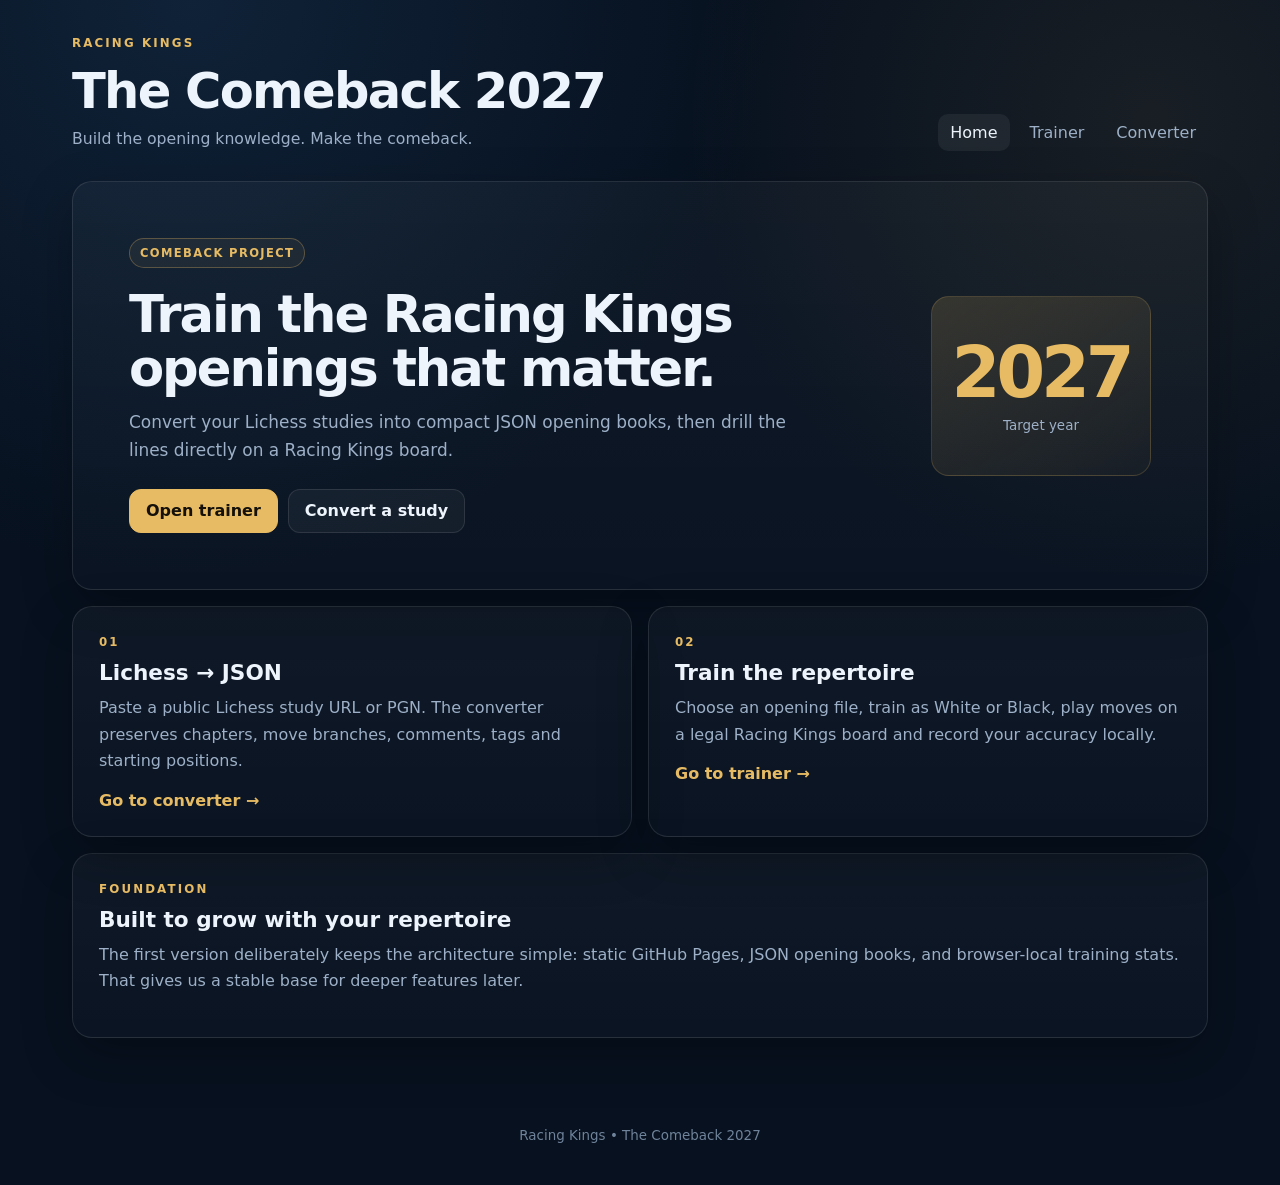
<file: index.html>
<!doctype html>
<html lang="en">
<head>
  <meta charset="utf-8">
  <meta name="viewport" content="width=device-width, initial-scale=1">
  <title>The Comeback 2027 — Racing Kings Training</title>
  <link rel="stylesheet" href="assets/style.css">
</head>
<body>
  <header class="site-header">
    <div>
      <p class="eyebrow">RACING KINGS</p>
      <h1>The Comeback 2027</h1>
      <p class="tagline">Build the opening knowledge. Make the comeback.</p>
    </div>
    <nav>
      <a class="nav-link active" href="index.html">Home</a>
      <a class="nav-link" href="trainer.html">Trainer</a>
      <a class="nav-link" href="converter.html">Converter</a>
    </nav>
  </header>

  <main class="container">
    <section class="hero card">
      <div>
        <span class="badge">COMEBACK PROJECT</span>
        <h2>Train the Racing Kings openings that matter.</h2>
        <p>Convert your Lichess studies into compact JSON opening books, then drill the lines directly on a Racing Kings board.</p>
        <div class="button-row">
          <a class="button primary" href="trainer.html">Open trainer</a>
          <a class="button secondary" href="converter.html">Convert a study</a>
        </div>
      </div>
      <div class="hero-stat">
        <strong>2027</strong>
        <span>Target year</span>
      </div>
    </section>

    <section class="grid two">
      <article class="card">
        <p class="eyebrow">01</p>
        <h3>Lichess → JSON</h3>
        <p>Paste a public Lichess study URL or PGN. The converter preserves chapters, move branches, comments, tags and starting positions.</p>
        <a class="text-link" href="converter.html">Go to converter →</a>
      </article>
      <article class="card">
        <p class="eyebrow">02</p>
        <h3>Train the repertoire</h3>
        <p>Choose an opening file, train as White or Black, play moves on a legal Racing Kings board and record your accuracy locally.</p>
        <a class="text-link" href="trainer.html">Go to trainer →</a>
      </article>
    </section>

    <section class="card roadmap">
      <p class="eyebrow">FOUNDATION</p>
      <h3>Built to grow with your repertoire</h3>
      <p>The first version deliberately keeps the architecture simple: static GitHub Pages, JSON opening books, and browser-local training stats. That gives us a stable base for deeper features later.</p>
    </section>
  </main>

  <footer>Racing Kings • The Comeback 2027</footer>
</body>
</html>
</file>
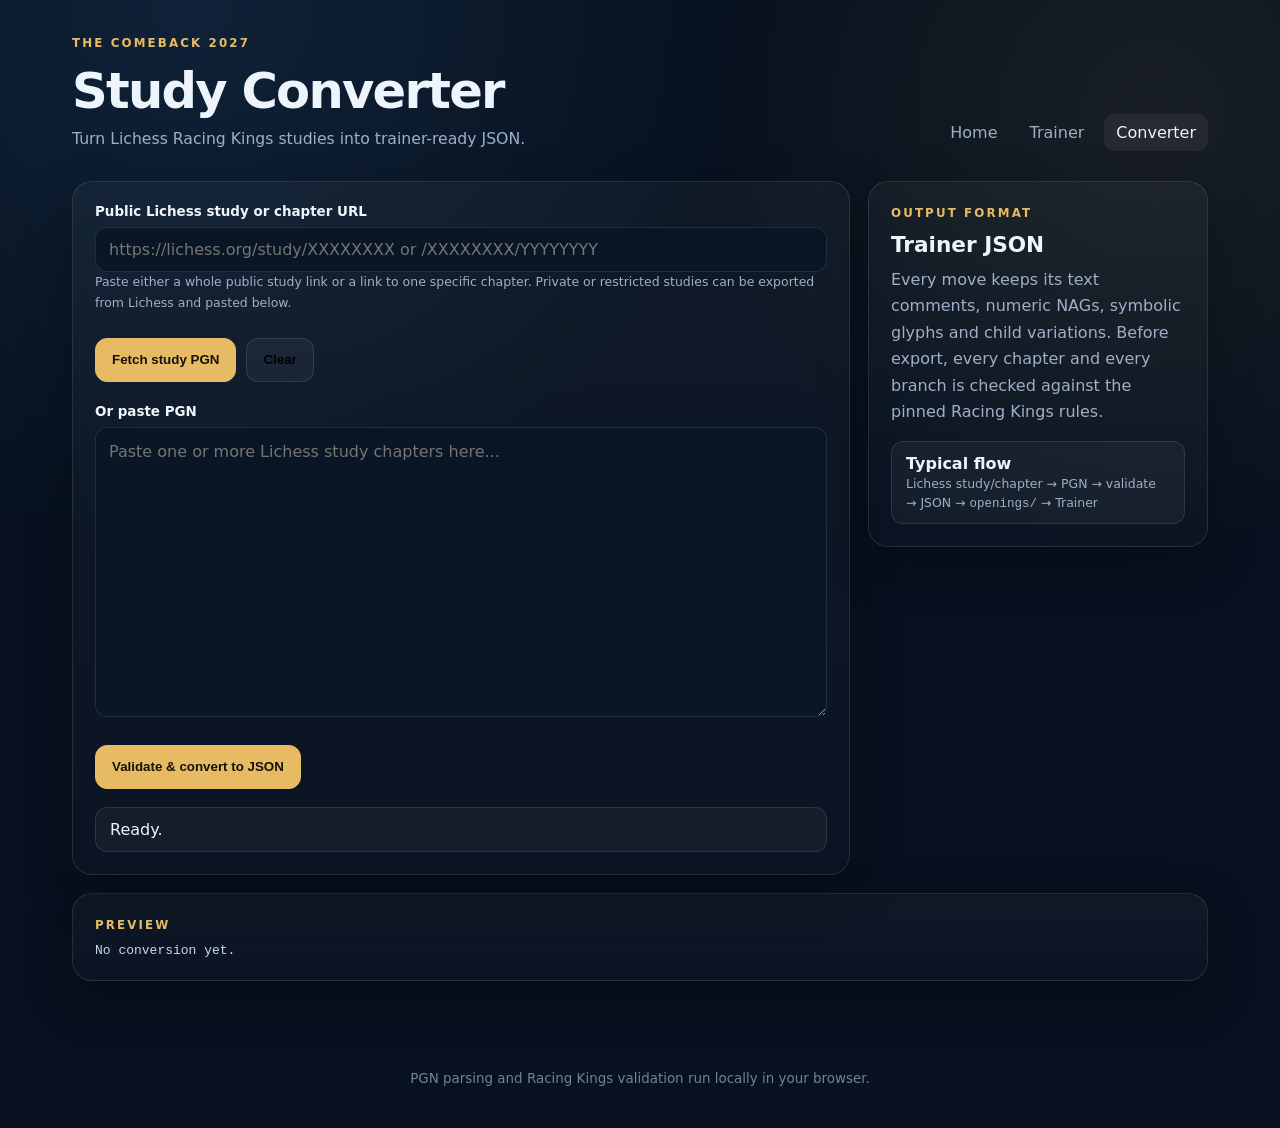
<file: converter.html>
<!doctype html>
<html lang="en">
<head>
<meta charset="utf-8">
<meta name="viewport" content="width=device-width, initial-scale=1">
<meta name="description" content="Convert Racing Kings Lichess studies and PGN into trainer-ready JSON.">
<title>Study Converter — The Comeback 2027</title>
<link rel="stylesheet" href="assets/style.css">
</head>
<body>
<header class="site-header">
  <div><p class="eyebrow">THE COMEBACK 2027</p><h1>Study Converter</h1><p class="tagline">Turn Lichess Racing Kings studies into trainer-ready JSON.</p></div>
  <nav aria-label="Primary navigation"><a class="nav-link" href="index.html">Home</a><a class="nav-link" href="trainer.html">Trainer</a><a class="nav-link active" href="converter.html" aria-current="page">Converter</a></nav>
</header>

<main class="container">
  <section class="tool-layout">
    <div class="card panel">
      <div class="field">
        <label for="study-url">Public Lichess study or chapter URL</label>
        <input id="study-url" inputmode="url" placeholder="https://lichess.org/study/XXXXXXXX or /XXXXXXXX/YYYYYYYY" autocomplete="off">
        <p class="small">Paste either a whole public study link or a link to one specific chapter. Private or restricted studies can be exported from Lichess and pasted below.</p>
      </div>
      <div class="button-row">
        <button class="button primary" id="fetch-study" type="button">Fetch study PGN</button>
        <button class="button secondary" id="clear-all" type="button">Clear</button>
      </div>
      <div class="field" style="margin-top:22px">
        <label for="pgn-input">Or paste PGN</label>
        <textarea id="pgn-input" spellcheck="false" placeholder="Paste one or more Lichess study chapters here..."></textarea>
      </div>
      <div class="button-row">
        <button class="button primary" id="convert" type="button">Validate &amp; convert to JSON</button>
      </div>
      <div id="status" class="notice" style="margin-top:18px" role="status">Ready.</div>
    </div>

    <aside class="card panel">
      <p class="eyebrow">OUTPUT FORMAT</p>
      <h3>Trainer JSON</h3>
      <p>Every move keeps its text comments, numeric NAGs, symbolic glyphs and child variations. Before export, every chapter and every branch is checked against the pinned Racing Kings rules.</p>
      <div class="notice"><strong>Typical flow</strong><br><span class="small">Lichess study/chapter → PGN → validate → JSON → <code>openings/</code> → Trainer</span></div>
      <a class="button secondary download" id="download" style="display:none">Download JSON</a>
    </aside>
  </section>

  <section class="card panel" style="margin-top:18px">
    <p class="eyebrow">PREVIEW</p>
    <pre id="preview" style="margin:0;white-space:pre-wrap;overflow:auto;color:#cbd7e6">No conversion yet.</pre>
  </section>
</main>
<footer>PGN parsing and Racing Kings validation run locally in your browser.</footer>

<script type="module">
import { validateRacingKingsOpening } from './assets/racingKings.js';

const $ = id => document.getElementById(id);
const status = $('status');
let currentBlobUrl = null;

function setStatus(message, kind = '') {
  status.className = `notice ${kind}`;
  status.textContent = message;
}

function unescapeTagValue(value) {
  return value.replace(/\\"/g, '"').replace(/\\\\/g, '\\');
}

function parseTags(text) {
  const tags = {};
  for (const match of text.matchAll(/^\s*\[([^\s]+)\s+"((?:\\.|[^"\\])*)"\]\s*$/gm)) {
    tags[match[1]] = unescapeTagValue(match[2]);
  }
  return tags;
}

function splitGames(pgn) {
  const text = pgn.replace(/^\uFEFF/, '').replace(/\r\n?/g, '\n').trim();
  if (!text) return [];
  const lines = text.split('\n');
  const boundaries = [0];
  let offset = 0;
  let sawMovetext = false;
  for (const line of lines) {
    if (/^\s*\[[^\s\]]+\s+"/.test(line)) {
      if (sawMovetext) boundaries.push(offset);
    } else if (line.trim() && !/^\s*[%#]/.test(line) && !/^\s*\[/.test(line)) {
      sawMovetext = true;
    }
    offset += line.length + 1;
  }
  return boundaries.map((start, i) => text.slice(start, boundaries[i + 1] ?? text.length).trim()).filter(Boolean);
}

function stripHeaderLines(text) {
  return text.replace(/^\s*\[[^\n]*\]\s*$/gm, '').replace(/^\s*%.*$/gm, '').trim();
}

function classifyWord(word) {
  if (/^(?:1-0|0-1|1\/2-1\/2|\*)$/.test(word)) return { type: 'result', value: word };
  return { type: 'move', value: word };
}

function tokenizeMovetext(text) {
  const tokens = [];
  let i = 0;
  while (i < text.length) {
    const ch = text[i];
    if (/\s/.test(ch)) { i++; continue; }
    if (ch === '{') {
      const end = text.indexOf('}', i + 1);
      if (end === -1) throw new Error('Unclosed PGN comment.');
      tokens.push({ type: 'comment', value: text.slice(i + 1, end).trim() });
      i = end + 1;
      continue;
    }
    if (ch === ';') {
      const end = text.indexOf('\n', i + 1);
      const e = end === -1 ? text.length : end;
      tokens.push({ type: 'comment', value: text.slice(i + 1, e).trim() });
      i = e;
      continue;
    }
    if (ch === '(' || ch === ')') { tokens.push({ type: ch }); i++; continue; }
    if (ch === '$') {
      const m = text.slice(i).match(/^\$\d+/);
      if (m) {
        tokens.push({ type: 'nag', value: Number(m[0].slice(1)) });
        i += m[0].length;
        continue;
      }
    }
    let j = i;
    while (j < text.length && !/[\s(){};$]/.test(text[j])) j++;
    const word = text.slice(i, j);
    if (/^\d+\.(?:\.\.)?$/.test(word) || /^\.\.\.$/.test(word)) { i = j; continue; }
    const attachedMoveNumber = word.match(/^\d+\.(?:\.\.)?(.*)$/);
    if (attachedMoveNumber && attachedMoveNumber[1]) tokens.push(classifyWord(attachedMoveNumber[1]));
    else tokens.push(classifyWord(word));
    i = j;
  }
  return tokens;
}

function normalizeSan(raw) {
  let san = String(raw).trim();
  const glyphs = [];
  san = san.replace(/(!!|\?\?|!\?|\?!|!|\?)+$/g, match => {
    glyphs.push(...(match.match(/!!|\?\?|!\?|\?!|!|\?/g) || []));
    return '';
  });
  return { san, glyphs };
}

function parseTree(movetext) {
  const root = { children: [] };
  let current = root;
  const stack = [];
  let pendingNags = [];

  for (const token of tokenizeMovetext(movetext)) {
    if (token.type === '(') {
      const branchPoint = current === root ? root : (current.parent || root);
      stack.push({ returnTo: current });
      current = branchPoint;
      continue;
    }
    if (token.type === ')') {
      current = stack.pop()?.returnTo || root;
      continue;
    }
    if (token.type === 'comment') {
      current.comments ||= [];
      if (token.value) current.comments.push(token.value);
      continue;
    }
    if (token.type === 'nag') {
      pendingNags.push(token.value);
      continue;
    }
    if (token.type === 'result') continue;
    if (token.type === 'move') {
      const normalized = normalizeSan(token.value);
      const node = {
        san: normalized.san,
        comments: [],
        nags: [...pendingNags],
        glyphs: normalized.glyphs,
        children: [],
        parent: current
      };
      pendingNags = [];
      current.children.push(node);
      current = node;
    }
  }

  if (stack.length) throw new Error('Unclosed PGN variation.');

  function clean(node) {
    return {
      san: node.san,
      comments: Array.isArray(node.comments) ? [...node.comments] : [],
      nags: Array.isArray(node.nags) ? [...node.nags] : [],
      glyphs: Array.isArray(node.glyphs) ? [...node.glyphs] : [],
      children: Array.isArray(node.children) ? node.children.map(clean) : []
    };
  }
  return root.children.map(clean);
}

function countLines(nodes) {
  let count = 0;
  const walk = list => (list || []).forEach(node => {
    if (!node.children?.length) count++;
    else walk(node.children);
  });
  walk(nodes);
  return count;
}

function convertPgn(pgn) {
  const games = splitGames(pgn);
  if (!games.length) throw new Error('No PGN was found.');

  const chapters = games.map((gameText, index) => {
    const tags = parseTags(gameText);
    const variantValue = String(tags.Variant || tags.variant || '').trim();
    if (variantValue && !/racing\s*kings/i.test(variantValue)) {
      throw new Error(`Chapter ${index + 1} is not Racing Kings (Variant: ${variantValue}).`);
    }
    const moves = parseTree(stripHeaderLines(gameText));
    if (!moves.length) throw new Error(`Chapter ${index + 1} contains no moves.`);
    return {
      id: tags.ChapterId || tags.ChapterID || `chapter-${index + 1}`,
      name: tags.ChapterName || tags.Title || tags.Event || `Chapter ${index + 1}`,
      tags,
      startingFen: tags.FEN || null,
      orientation: tags.Orientation || null,
      moves
    };
  });

  const raw = {
    schemaVersion: 1,
    app: 'The Comeback 2027',
    variant: 'racingKings',
    convertedAt: new Date().toISOString(),
    source: 'Lichess study PGN',
    chapters
  };

  return validateRacingKingsOpening(raw);
}

$('fetch-study').addEventListener('click', async () => {
  const url = $('study-url').value.trim();
  const match = url.match(/(?:https?:\/\/)?(?:www\.)?lichess\.org\/study\/([A-Za-z0-9]{6,16})(?:\/([A-Za-z0-9]{6,16}))?(?:[/?#].*)?$/i);
  if (!match) { setStatus('Enter a valid public Lichess study or chapter URL.', 'bad'); return; }
  const studyId = match[1];
  const chapterId = match[2] || null;
  try {
    setStatus(chapterId ? 'Fetching the selected study chapter PGN…' : 'Fetching the study PGN…');
    const endpoint = chapterId
      ? `https://lichess.org/api/study/${studyId}/${chapterId}.pgn?comments=true&variations=true&clocks=true`
      : `https://lichess.org/study/${studyId}.pgn?comments=true&variations=true&clocks=true`;
    const response = await fetch(endpoint, { headers: { Accept: 'application/x-chess-pgn' } });
    if (!response.ok) throw new Error(`Lichess returned HTTP ${response.status}.`);
    const pgn = await response.text();
    if (!pgn.trim()) throw new Error('The study returned an empty PGN.');
    $('pgn-input').value = pgn;
    setStatus(chapterId ? 'Chapter PGN fetched. Review it, then validate and convert.' : 'Study PGN fetched. Review it, then validate and convert.', 'good');
  } catch (error) {
    setStatus(`Could not fetch the study${chapterId ? ' chapter' : ''}: ${error.message} You can paste the exported PGN manually instead.`, 'bad');
  }
});

$('convert').addEventListener('click', () => {
  try {
    const pgn = $('pgn-input').value.trim();
    if (!pgn) throw new Error('Paste or fetch a PGN first.');
    const data = convertPgn(pgn);
    const json = JSON.stringify(data, null, 2);
    $('preview').textContent = json;
    if (currentBlobUrl) URL.revokeObjectURL(currentBlobUrl);
    currentBlobUrl = URL.createObjectURL(new Blob([json], { type: 'application/json' }));
    const download = $('download');
    download.href = currentBlobUrl;
    const base = data.chapters[0]?.name?.replace(/[^a-z0-9]+/gi, '-').replace(/^-|-$/g, '').toLowerCase();
    download.download = `${base || 'racing-kings-opening'}.json`;
    download.style.display = 'inline-flex';
    const lineCount = data.chapters.reduce((sum, chapter) => sum + countLines(chapter.moves), 0);
    setStatus(`Validated ${data.chapters.length} chapter${data.chapters.length === 1 ? '' : 's'} and ${lineCount} complete repertoire line${lineCount === 1 ? '' : 's'} against Racing Kings rules.`, 'good');
  } catch (error) {
    $('preview').textContent = 'Validation failed. No JSON was exported.';
    $('download').style.display = 'none';
    setStatus(error.message || String(error), 'bad');
  }
});

$('clear-all').addEventListener('click', () => {
  $('study-url').value = '';
  $('pgn-input').value = '';
  $('preview').textContent = 'No conversion yet.';
  if (currentBlobUrl) URL.revokeObjectURL(currentBlobUrl);
  currentBlobUrl = null;
  $('download').style.display = 'none';
  setStatus('Ready.');
});

window.addEventListener('beforeunload', () => { if (currentBlobUrl) URL.revokeObjectURL(currentBlobUrl); });
</script>
</body>
</html>
</file>
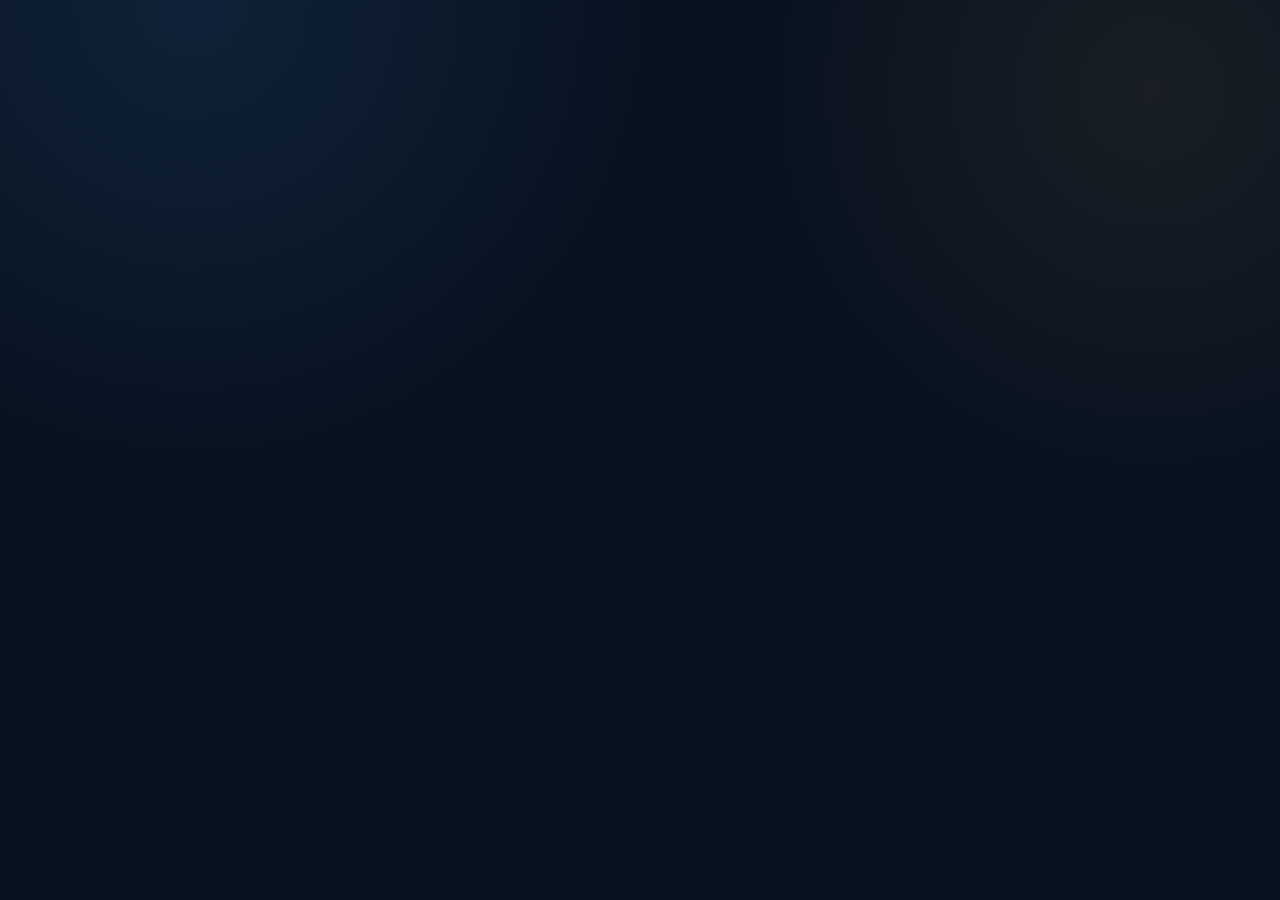
<file: trainer.html>
<!doctype html><html lang="en"><head><meta charset="utf-8"><meta name="viewport" content="width=device-width,initial-scale=1"><meta name="description" content="Racing Kings opening trainer for The Comeback 2027."><title>Opening Trainer — The Comeback 2027</title><link rel="stylesheet" href="assets/style.css"><style>#board{width:100%;min-width:0}.board-wrap{display:grid;grid-template-columns:minmax(0,620px) minmax(280px,1fr);gap:18px;align-items:start}.rk-board-react-shell{width:100%;max-width:620px;margin:auto;touch-action:none}.grid.four{grid-template-columns:repeat(4,1fr)}.mastery-box{display:flex;flex-direction:column;align-items:flex-end;gap:4px}.mastery-box strong{font-size:1.15rem}.mastery-box span{font-size:.82rem;color:#8fa0b5}@media(max-width:860px){.board-wrap{grid-template-columns:1fr}.rk-board-react-shell{max-width:680px}.grid.four{grid-template-columns:repeat(2,1fr)}.mastery-box{align-items:flex-start}}@media(max-width:520px){.grid.four{grid-template-columns:1fr}}</style></head><body><div id="app"></div><script type="module" src="./assets/trainer-app.js"></script></body></html>
</file>
<file: assets/style.css>
:root {
  --bg: #07111f;
  --panel: #0d1b2f;
  --panel-2: #10243b;
  --border: rgba(255,255,255,.10);
  --text: #eef4fb;
  --muted: #9db0c7;
  --gold: #e7bb63;
  --green: #5ee6a8;
  --red: #ff7183;
  --shadow: 0 18px 50px rgba(0,0,0,.28);
}
*{box-sizing:border-box}
html{scroll-behavior:smooth}
body{margin:0;min-height:100vh;color:var(--text);background:radial-gradient(circle at 15% 0%,rgba(46,94,143,.22),transparent 36%),radial-gradient(circle at 90% 10%,rgba(231,187,99,.08),transparent 30%),var(--bg);font-family:Inter,ui-sans-serif,system-ui,-apple-system,BlinkMacSystemFont,"Segoe UI",sans-serif}
a{color:inherit;text-decoration:none}
button,input,textarea,select{-webkit-tap-highlight-color:transparent}
button:focus-visible,a:focus-visible,input:focus-visible,textarea:focus-visible,select:focus-visible{outline:3px solid rgba(231,187,99,.55);outline-offset:2px}
.site-header{max-width:1180px;margin:0 auto;padding:34px 22px 18px;display:flex;justify-content:space-between;gap:24px;align-items:flex-end}
h1,h2,h3,p{margin-top:0}h1{margin-bottom:6px;font-size:clamp(2rem,4vw,3.1rem);letter-spacing:-.035em}h2{margin-bottom:14px;font-size:clamp(2rem,4vw,3.4rem);line-height:1.04;letter-spacing:-.04em}h3{margin-bottom:10px;font-size:1.35rem}p{color:var(--muted);line-height:1.65}.tagline{margin:0;font-size:.98rem}.eyebrow{margin-bottom:8px;color:var(--gold);font-size:.74rem;font-weight:800;letter-spacing:.18em}
nav{display:flex;flex-wrap:wrap;gap:8px}.nav-link{padding:9px 12px;border-radius:10px;color:var(--muted)}.nav-link:hover,.nav-link.active{background:rgba(255,255,255,.06);color:var(--text)}
.container{max-width:1180px;margin:0 auto;padding:12px 22px 60px}.card{background:linear-gradient(180deg,rgba(255,255,255,.035),rgba(255,255,255,.015));border:1px solid var(--border);border-radius:20px;box-shadow:var(--shadow)}
.hero{min-height:390px;padding:clamp(28px,5vw,56px);display:grid;grid-template-columns:1fr 220px;align-items:center;gap:38px}.badge{display:inline-flex;margin-bottom:20px;padding:7px 10px;border:1px solid rgba(231,187,99,.3);border-radius:999px;color:var(--gold);background:rgba(231,187,99,.06);font-size:.72rem;font-weight:800;letter-spacing:.12em}.hero p{max-width:690px;font-size:1.06rem}.hero-stat{min-height:180px;display:grid;place-content:center;text-align:center;border-radius:18px;background:linear-gradient(145deg,rgba(231,187,99,.16),rgba(231,187,99,.035));border:1px solid rgba(231,187,99,.18)}.hero-stat strong{display:block;font-size:4.4rem;line-height:1;letter-spacing:-.06em;color:var(--gold)}.hero-stat span{margin-top:10px;color:var(--muted);font-size:.84rem}
.button-row{display:flex;flex-wrap:wrap;gap:10px;margin-top:24px}.button{display:inline-flex;align-items:center;justify-content:center;min-height:44px;padding:0 16px;border-radius:12px;border:1px solid var(--border);font-weight:750;cursor:pointer}.button.primary{background:var(--gold);border-color:var(--gold);color:#15110a}.button.secondary{background:rgba(255,255,255,.045)}.button:hover{transform:translateY(-1px)}.button:disabled{opacity:.48;cursor:not-allowed;transform:none}
.grid.two{display:grid;grid-template-columns:repeat(2,minmax(0,1fr));gap:16px;margin-top:16px}.grid .card,.roadmap{padding:26px}.text-link{color:var(--gold);font-weight:750}.roadmap{margin-top:16px}footer{padding:30px 22px 42px;text-align:center;color:#6f839a;font-size:.84rem}
.tool-layout{display:grid;grid-template-columns:minmax(0,1fr) 340px;gap:18px;align-items:start}.panel{padding:22px}.field{margin-bottom:16px}label{display:block;margin-bottom:8px;color:var(--text);font-size:.84rem;font-weight:700}input,textarea,select{width:100%;border:1px solid var(--border);border-radius:12px;padding:12px 13px;color:var(--text);background:#091626;outline:none;font:inherit}textarea{min-height:290px;resize:vertical;line-height:1.45}input:focus,textarea:focus,select:focus{border-color:rgba(231,187,99,.55);box-shadow:0 0 0 3px rgba(231,187,99,.08)}.small{font-size:.78rem;color:var(--muted)}.notice{padding:12px 14px;border-radius:12px;background:rgba(255,255,255,.045);border:1px solid var(--border)}.notice.compact{min-height:45px;display:flex;align-items:center}.notice.good{border-color:rgba(94,230,168,.28)}.notice.bad{border-color:rgba(255,113,131,.28)}
.training-header{display:flex;justify-content:space-between;align-items:end;gap:16px;margin-bottom:16px}.stats{display:grid;grid-template-columns:repeat(4,minmax(0,1fr));gap:10px;margin-bottom:16px}.stat{padding:14px;border:1px solid var(--border);border-radius:14px;background:rgba(255,255,255,.03)}.stat strong{display:block;font-size:1.25rem}.stat span{display:block;margin-top:3px;color:var(--muted);font-size:.75rem}
.board-wrap{display:grid;grid-template-columns:minmax(0,620px) minmax(0,1fr);gap:18px;align-items:start}.rk-board-react-shell{width:100%;max-width:620px;aspect-ratio:1;margin:0 auto;overflow:hidden;border-radius:10px;touch-action:none}.rk-board-react-shell>div{max-width:100%}.board-side .card{margin-bottom:12px}.line{max-height:370px;overflow:auto;font-variant-numeric:tabular-nums}.move-row{padding:9px 0;border-bottom:1px solid rgba(255,255,255,.06)}.move-row.current{color:var(--gold);font-weight:800}.progress{height:9px;overflow:hidden;border-radius:999px;background:rgba(255,255,255,.06)}.progress>div{height:100%;width:0;background:var(--gold);transition:width .2s ease}.visually-hidden{position:absolute;width:1px;height:1px;padding:0;margin:-1px;overflow:hidden;clip:rect(0,0,0,0);white-space:nowrap;border:0}
.roadmap-panel{overflow:hidden}.roadmap-heading{display:flex;align-items:center;justify-content:space-between;gap:20px}.roadmap-heading h3{margin-bottom:4px}.roadmap-heading p{margin-bottom:0;max-width:760px}.roadmap-total{min-width:72px;text-align:right;font-size:1.8rem;font-weight:850;color:var(--gold)}.roadmap-track{height:10px;margin:18px 0 20px;overflow:hidden;border-radius:999px;background:rgba(255,255,255,.07)}.roadmap-track>div{height:100%;width:0;border-radius:inherit;background:var(--gold);transition:width .3s ease}.opening-roadmap{display:flex;gap:12px;overflow-x:auto;overflow-y:hidden;padding:2px 2px 10px;scroll-snap-type:x proximity}.opening-roadmap::-webkit-scrollbar{height:8px}.opening-roadmap::-webkit-scrollbar-thumb{background:rgba(255,255,255,.12);border-radius:999px}.opening-lesson{flex:0 0 230px;min-height:142px;position:relative;display:grid;grid-template-columns:auto 1fr auto;grid-template-rows:auto auto auto;gap:5px 9px;padding:15px;border:1px solid var(--border);border-radius:16px;background:rgba(255,255,255,.025);color:var(--text);text-align:left;cursor:pointer;scroll-snap-align:start;transition:transform .18s ease,border-color .18s ease,background .18s ease}.opening-lesson:hover{transform:translateY(-2px);border-color:rgba(231,187,99,.34);background:rgba(231,187,99,.045)}.opening-lesson.selected{border-color:rgba(231,187,99,.52);box-shadow:inset 0 0 0 1px rgba(231,187,99,.12)}.opening-lesson.complete{border-color:rgba(94,230,168,.35)}.lesson-number{width:28px;height:28px;display:grid;place-items:center;border-radius:50%;background:rgba(231,187,99,.12);color:var(--gold);font-size:.78rem;font-weight:850}.opening-lesson.complete .lesson-number{background:rgba(94,230,168,.12);color:var(--green)}.lesson-name{align-self:center;font-size:.9rem;font-weight:800;line-height:1.25;overflow:hidden;text-overflow:ellipsis;display:-webkit-box;-webkit-line-clamp:2;-webkit-box-orient:vertical}.lesson-percent{align-self:center;color:var(--gold);font-size:.82rem;font-weight:850}.lesson-count{grid-column:1/-1;color:var(--muted);font-size:.74rem}.lesson-progress{grid-column:1/-1;height:7px;overflow:hidden;margin-top:4px;border-radius:999px;background:rgba(255,255,255,.07)}.lesson-progress>span{display:block;height:100%;width:0;border-radius:inherit;background:var(--gold);transition:width .25s ease}.opening-lesson.complete .lesson-progress>span{background:var(--green)}
@media(max-width:860px){.site-header{align-items:flex-start;flex-direction:column}.hero{grid-template-columns:1fr}.hero-stat{width:180px;min-height:150px}.tool-layout,.board-wrap{grid-template-columns:1fr}.rk-board-react-shell{max-width:680px}.training-header{align-items:flex-start;flex-direction:column}.training-header>div:last-child{width:100%}.roadmap-heading{align-items:flex-start}.roadmap-total{min-width:auto}}
@media(max-width:600px){.grid.two,.stats{grid-template-columns:1fr}.container,.site-header{padding-inline:14px}.panel{padding:16px}.hero{padding:26px 20px}nav{width:100%}.nav-link{flex:1;text-align:center}.opening-lesson{flex-basis:205px}}
</file>
